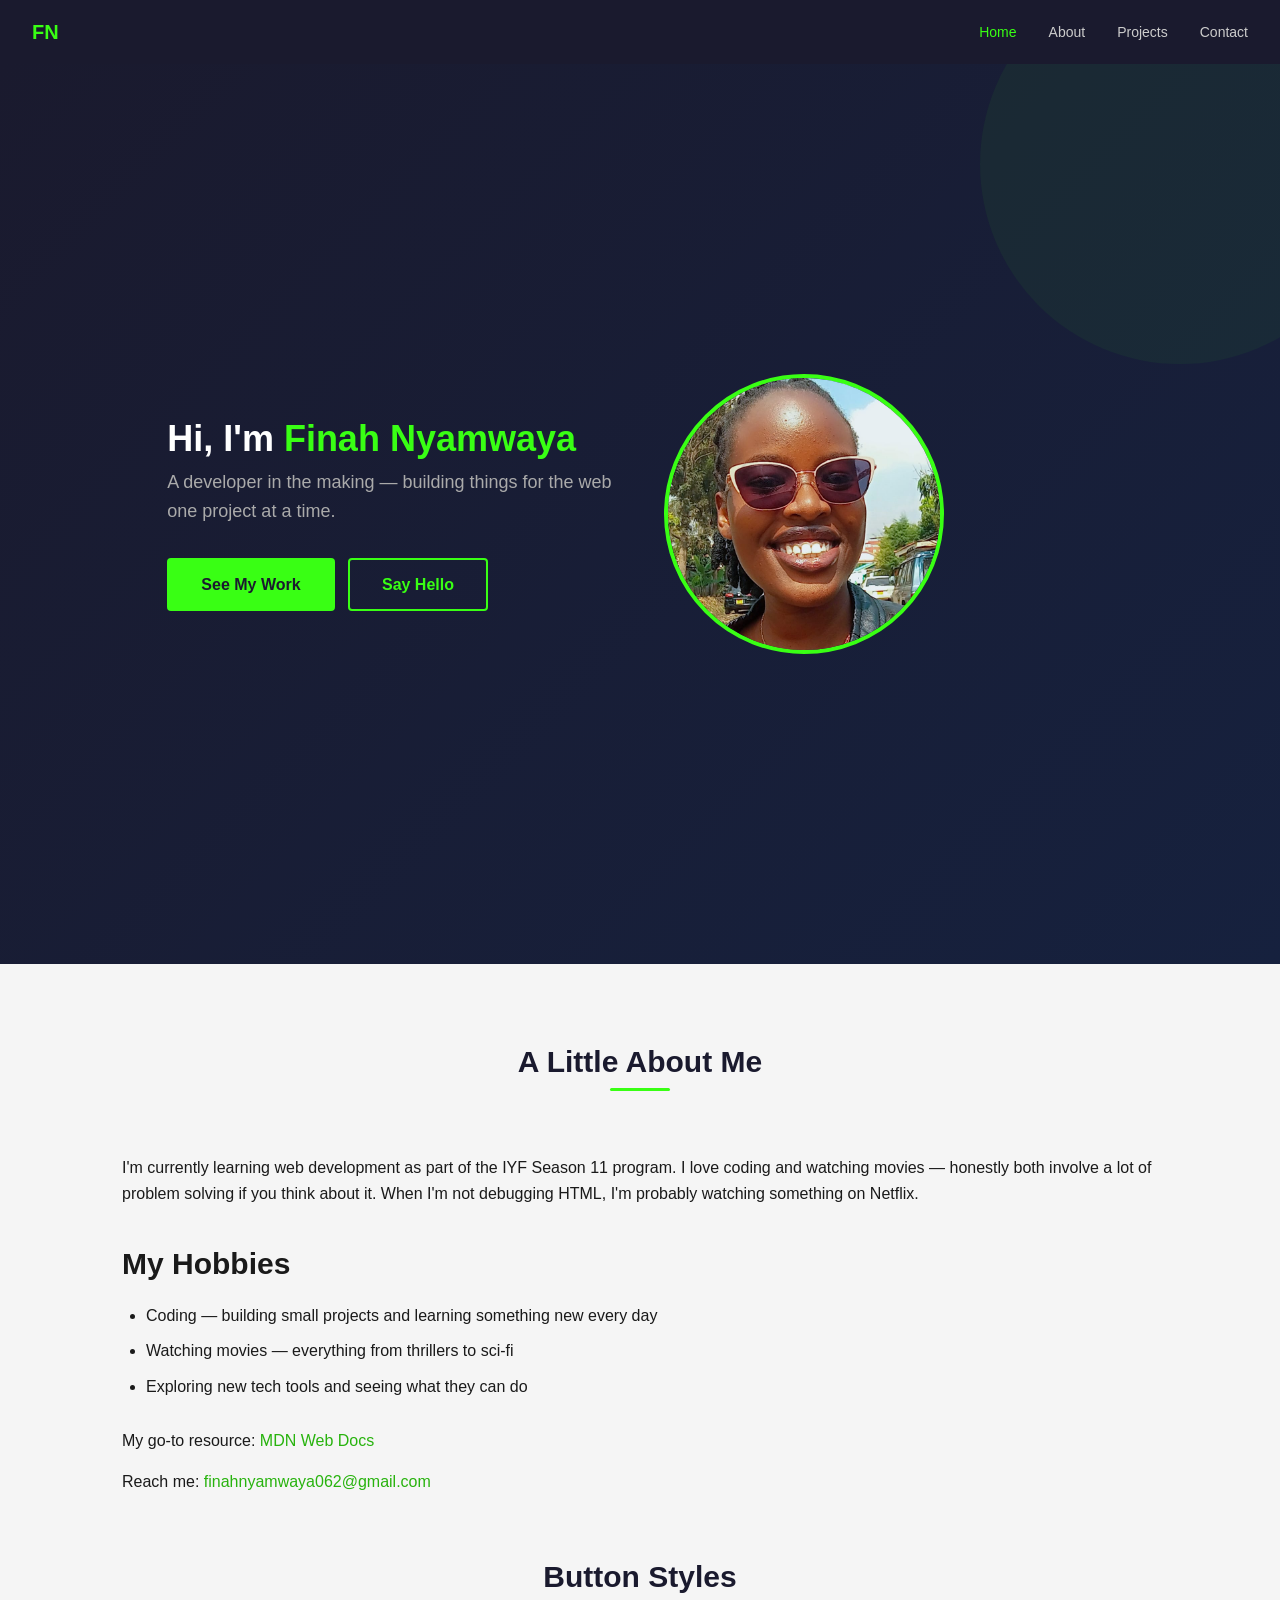
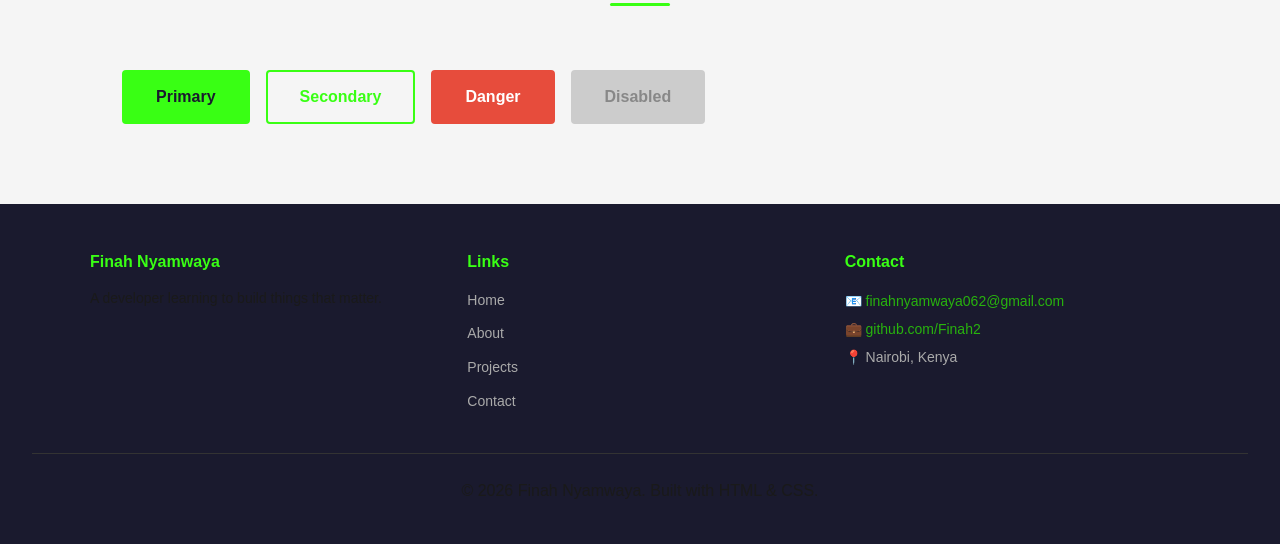
<file: index.html>
<!DOCTYPE html>
<html lang="en">
<head>
  <meta charset="UTF-8">
  <meta name="viewport" content="width=device-width, initial-scale=1.0">
  <title>Finah Nyamwaya — Portfolio</title>
  <link rel="stylesheet" href="styles.css">
</head>
<body>

<nav>
  <div class="logo">FN</div>
  <ul class="nav-links" id="navLinks">
    <li><a href="index.html" class="active">Home</a></li>
    <li><a href="about.html">About</a></li>
    <li><a href="projects.html">Projects</a></li>
    <li><a href="contact.html">Contact</a></li>
  </ul>
  <button class="hamburger" onclick="document.getElementById('navLinks').classList.toggle('open')" aria-label="Toggle menu">
    <span></span><span></span><span></span>
  </button>
</nav>

<section class="hero">
  <div class="hero-inner">
    <div class="hero-text">
      <h1>Hi, I'm <span>Finah Nyamwaya</span></h1>
      <p>A developer in the making — building things for the web one project at a time.</p>
      <a href="projects.html" class="btn btn-primary">See My Work</a>
      &nbsp;
      <a href="contact.html" class="btn btn-secondary">Say Hello</a>
    </div>
    <div class="hero-image">
      <img src="profile.jpeg" alt="Photo of Finah Nyamwaya">
    </div>
  </div>
</section>

<main class="section">
  <div class="section-title">
    <h2>A Little About Me</h2>
  </div>
  <p>I'm currently learning web development as part of the IYF Season 11 program. I love coding and watching movies — honestly both involve a lot of problem solving if you think about it. When I'm not debugging HTML, I'm probably watching something on Netflix.</p>

  <h2 style="margin-top:2.5rem; margin-bottom:1rem;">My Hobbies</h2>
  <ul style="padding-left:1.5rem; line-height:2.2;">
    <li>Coding — building small projects and learning something new every day</li>
    <li>Watching movies — everything from thrillers to sci-fi</li>
    <li>Exploring new tech tools and seeing what they can do</li>
  </ul>

  <p style="margin-top:1.5rem;">My go-to resource: <a href="https://developer.mozilla.org" target="_blank">MDN Web Docs</a></p>
  <p>Reach me: <a href="mailto:finahnyamwaya062@gmail.com">finahnyamwaya062@gmail.com</a></p>

  <div class="section-title" style="margin-top:4rem;">
    <h2>Button Styles</h2>
  </div>
  <div style="display:flex; flex-wrap:wrap; gap:1rem; align-items:center;">
    <a href="#" class="btn btn-primary">Primary</a>
    <a href="#" class="btn btn-secondary">Secondary</a>
    <a href="#" class="btn btn-danger">Danger</a>
    <a href="#" class="btn btn-disabled" onclick="return false;">Disabled</a>
  </div>
</main>

<footer class="footer">
  <div class="footer-grid">
    <div class="footer-col">
      <h4>Finah Nyamwaya</h4>
      <p>A developer learning to build things that matter.</p>
    </div>
    <div class="footer-col">
      <h4>Links</h4>
      <ul>
        <li><a href="index.html">Home</a></li>
        <li><a href="about.html">About</a></li>
        <li><a href="projects.html">Projects</a></li>
        <li><a href="contact.html">Contact</a></li>
      </ul>
    </div>
    <div class="footer-col">
      <h4>Contact</h4>
      <address style="font-style:normal; font-size:0.875rem; line-height:2; color:#aaa;">
        📧 <a href="mailto:finahnyamwaya062@gmail.com">finahnyamwaya062@gmail.com</a><br>
        💼 <a href="https://github.com/Finah2" target="_blank">github.com/Finah2</a><br>
        📍 Nairobi, Kenya
      </address>
    </div>
  </div>
  <div class="footer-bottom">
    <p>&copy; 2026 Finah Nyamwaya. Built with HTML & CSS.</p>
  </div>
</footer>

</body>
</html>
</file>
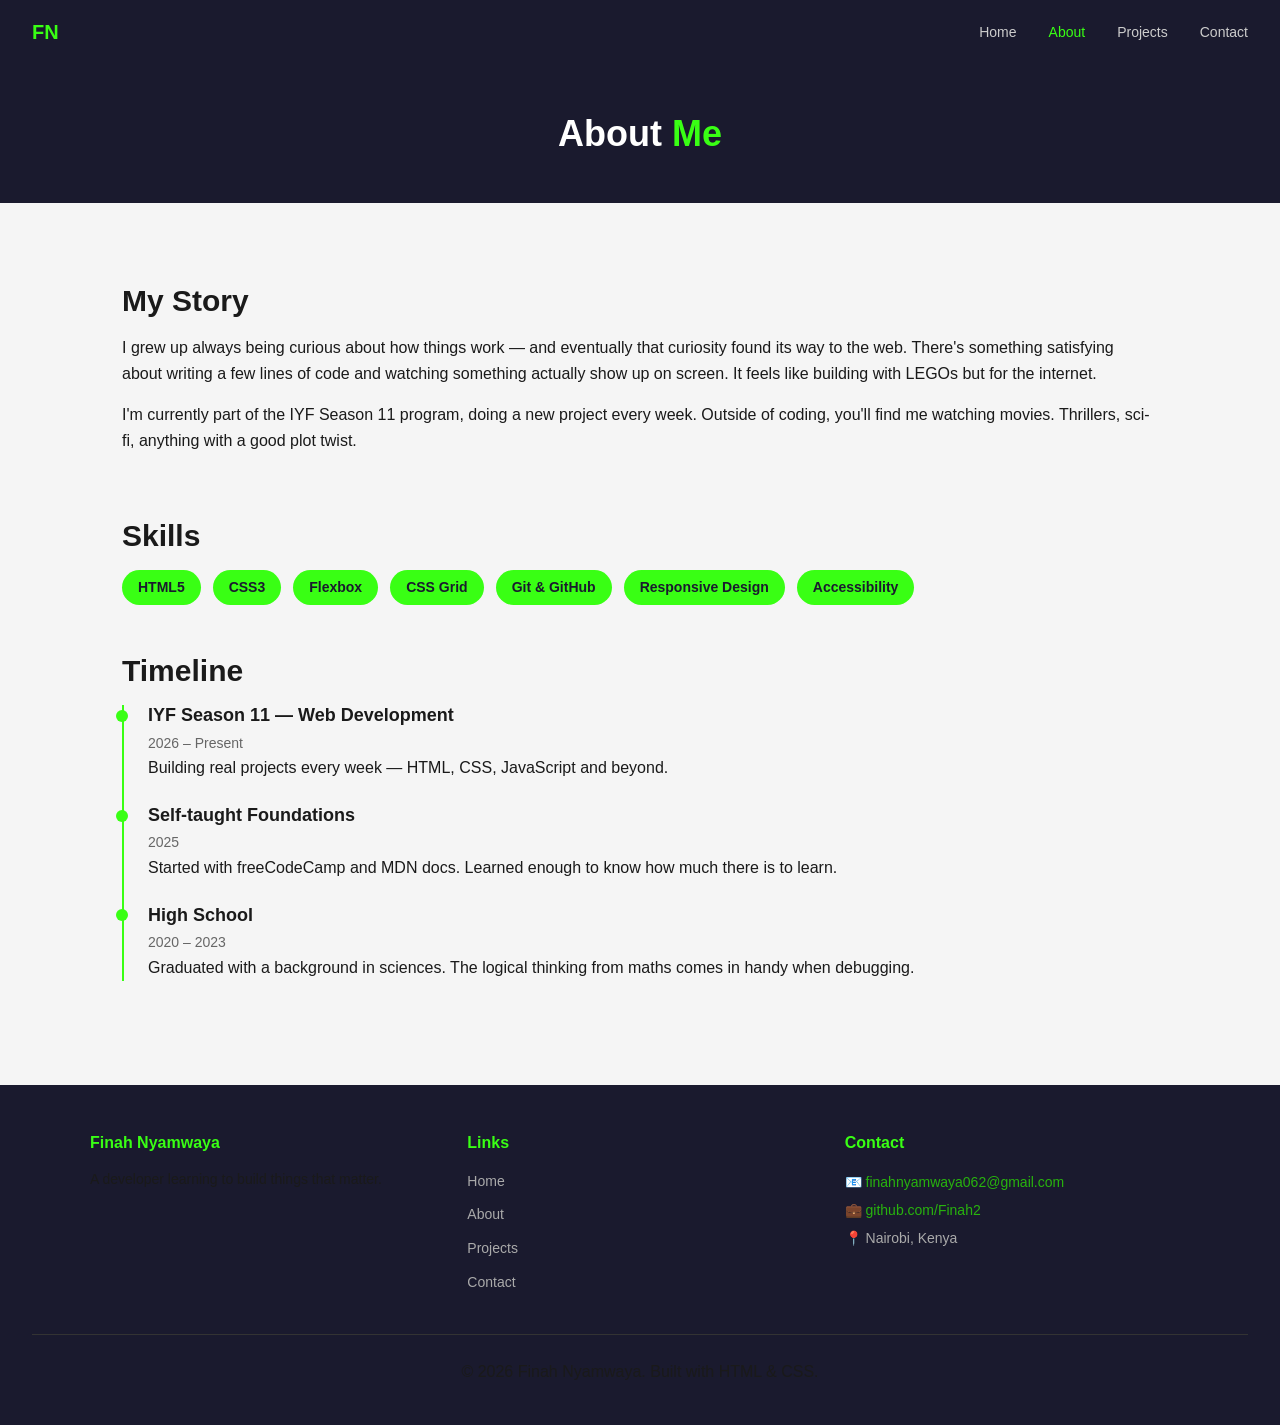
<file: about.html>
<!DOCTYPE html>
<html lang="en">
<head>
  <meta charset="UTF-8">
  <meta name="viewport" content="width=device-width, initial-scale=1.0">
  <title>About — Finah Nyamwaya</title>
  <link rel="stylesheet" href="styles.css">
</head>
<body>

<nav>
  <div class="logo">FN</div>
  <ul class="nav-links" id="navLinks">
    <li><a href="index.html">Home</a></li>
    <li><a href="about.html" class="active">About</a></li>
    <li><a href="projects.html">Projects</a></li>
    <li><a href="contact.html">Contact</a></li>
  </ul>
  <button class="hamburger" onclick="document.getElementById('navLinks').classList.toggle('open')" aria-label="Toggle menu">
    <span></span><span></span><span></span>
  </button>
</nav>

<div class="page-title">
  <h1>About <span>Me</span></h1>
</div>

<main class="section">
  <div style="display:grid; grid-template-columns:1fr; gap:3rem;">

    <div>
      <h2 style="margin-bottom:1rem;">My Story</h2>
      <p>I grew up always being curious about how things work — and eventually that curiosity found its way to the web. There's something satisfying about writing a few lines of code and watching something actually show up on screen. It feels like building with LEGOs but for the internet.</p>
      <p>I'm currently part of the IYF Season 11 program, doing a new project every week. Outside of coding, you'll find me watching movies. Thrillers, sci-fi, anything with a good plot twist.</p>
    </div>

    <div>
      <h2 style="margin-bottom:1rem;">Skills</h2>
      <div class="skills">
        <span class="skill-tag">HTML5</span>
        <span class="skill-tag">CSS3</span>
        <span class="skill-tag">Flexbox</span>
        <span class="skill-tag">CSS Grid</span>
        <span class="skill-tag">Git & GitHub</span>
        <span class="skill-tag">Responsive Design</span>
        <span class="skill-tag">Accessibility</span>
      </div>
    </div>

    <div>
      <h2 style="margin-bottom:1rem;">Timeline</h2>
      <div class="timeline">
        <div class="timeline-item">
          <h3>IYF Season 11 — Web Development</h3>
          <span>2026 – Present</span>
          <p>Building real projects every week — HTML, CSS, JavaScript and beyond.</p>
        </div>
        <div class="timeline-item">
          <h3>Self-taught Foundations</h3>
          <span>2025</span>
          <p>Started with freeCodeCamp and MDN docs. Learned enough to know how much there is to learn.</p>
        </div>
        <div class="timeline-item">
          <h3>High School</h3>
          <span>2020 – 2023</span>
          <p>Graduated with a background in sciences. The logical thinking from maths comes in handy when debugging.</p>
        </div>
      </div>
    </div>

  </div>
</main>

<footer class="footer">
  <div class="footer-grid">
    <div class="footer-col">
      <h4>Finah Nyamwaya</h4>
      <p>A developer learning to build things that matter.</p>
    </div>
    <div class="footer-col">
      <h4>Links</h4>
      <ul>
        <li><a href="index.html">Home</a></li>
        <li><a href="about.html">About</a></li>
        <li><a href="projects.html">Projects</a></li>
        <li><a href="contact.html">Contact</a></li>
      </ul>
    </div>
    <div class="footer-col">
      <h4>Contact</h4>
      <address style="font-style:normal; font-size:0.875rem; line-height:2; color:#aaa;">
        📧 <a href="mailto:finahnyamwaya062@gmail.com">finahnyamwaya062@gmail.com</a><br>
        💼 <a href="https://github.com/Finah2" target="_blank">github.com/Finah2</a><br>
        📍 Nairobi, Kenya
      </address>
    </div>
  </div>
  <div class="footer-bottom">
    <p>&copy; 2026 Finah Nyamwaya. Built with HTML & CSS.</p>
  </div>
</footer>

</body>
</html>
</file>
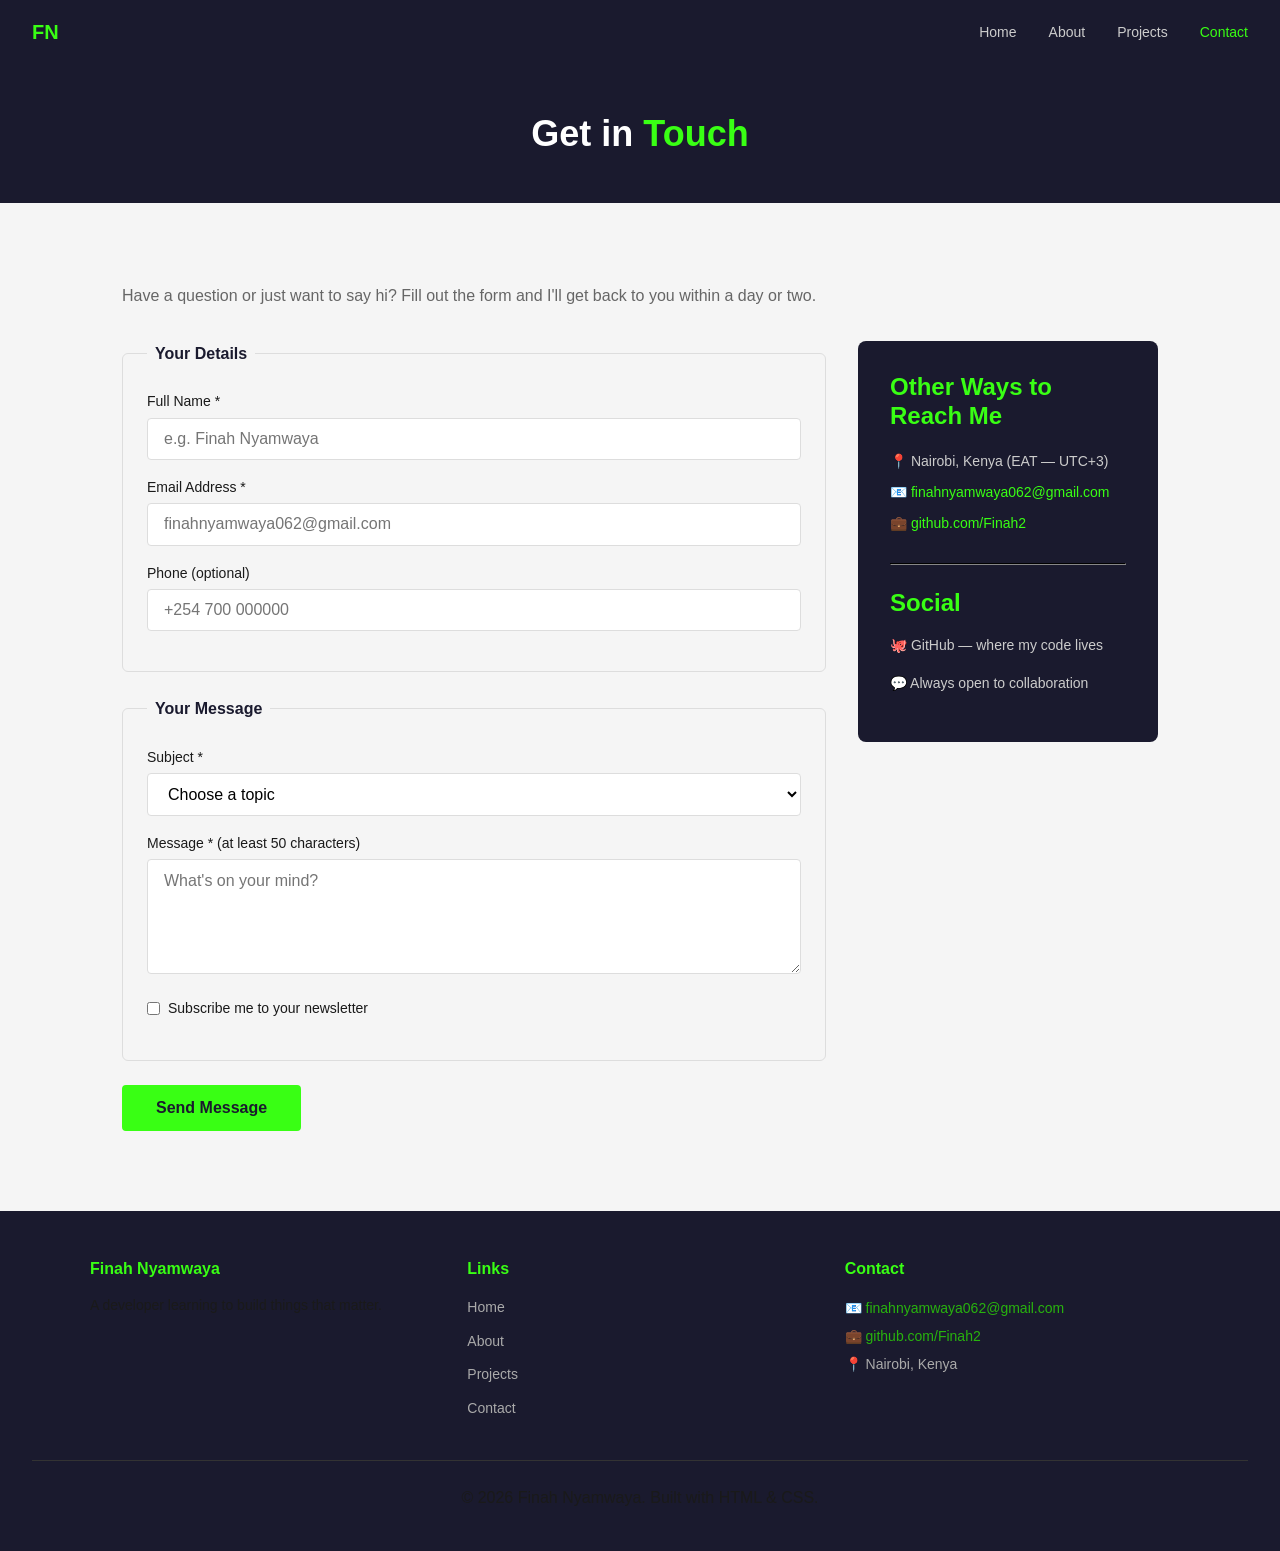
<file: contact.html>
<!DOCTYPE html>
<html lang="en">
<head>
  <meta charset="UTF-8">
  <meta name="viewport" content="width=device-width, initial-scale=1.0">
  <title>Contact — Finah Nyamwaya</title>
  <link rel="stylesheet" href="styles.css">
</head>
<body>

<nav>
  <div class="logo">FN</div>
  <ul class="nav-links" id="navLinks">
    <li><a href="index.html">Home</a></li>
    <li><a href="about.html">About</a></li>
    <li><a href="projects.html">Projects</a></li>
    <li><a href="contact.html" class="active">Contact</a></li>
  </ul>
  <button class="hamburger" onclick="document.getElementById('navLinks').classList.toggle('open')" aria-label="Toggle menu">
    <span></span><span></span><span></span>
  </button>
</nav>

<div class="page-title">
  <h1>Get in <span>Touch</span></h1>
</div>

<main class="section">
  <p style="margin-bottom:2rem; color:var(--color-muted);">Have a question or just want to say hi? Fill out the form and I'll get back to you within a day or two.</p>

  <div class="form-wrapper">
    <form action="#" method="post">
      <fieldset>
        <legend>Your Details</legend>
        <label for="fullname">Full Name *</label>
        <input type="text" id="fullname" name="fullname" placeholder="e.g. Finah Nyamwaya" required>

        <label for="email">Email Address *</label>
        <input type="email" id="email" name="email" placeholder="finahnyamwaya062@gmail.com" required>

        <label for="phone">Phone (optional)</label>
        <input type="tel" id="phone" name="phone" placeholder="+254 700 000000">
      </fieldset>

      <fieldset>
        <legend>Your Message</legend>
        <label for="subject">Subject *</label>
        <select id="subject" name="subject" required>
          <option value="" disabled selected>Choose a topic</option>
          <option value="collaboration">Collaboration</option>
          <option value="feedback">Feedback on my work</option>
          <option value="general">General question</option>
        </select>

        <label for="message">Message * (at least 50 characters)</label>
        <textarea id="message" name="message" rows="5" minlength="50" placeholder="What's on your mind?" required></textarea>

        <div class="checkbox-row">
          <input type="checkbox" id="newsletter" name="newsletter">
          <label for="newsletter" style="margin:0;">Subscribe me to your newsletter</label>
        </div>
      </fieldset>

      <button type="submit" class="btn btn-primary">Send Message</button>
    </form>

    <aside class="form-sidebar">
      <h3>Other Ways to Reach Me</h3>
      <address>
        📍 Nairobi, Kenya (EAT — UTC+3)<br>
        📧 <a href="mailto:finahnyamwaya062@gmail.com">finahnyamwaya062@gmail.com</a><br>
        💼 <a href="https://github.com/Finah2" target="_blank">github.com/Finah2</a>
      </address>
      <hr style="border-color:#333; margin:1.5rem 0;">
      <h3>Social</h3>
      <p>🐙 GitHub — where my code lives</p>
      <p>💬 Always open to collaboration</p>
    </aside>
  </div>
</main>

<footer class="footer">
  <div class="footer-grid">
    <div class="footer-col">
      <h4>Finah Nyamwaya</h4>
      <p>A developer learning to build things that matter.</p>
    </div>
    <div class="footer-col">
      <h4>Links</h4>
      <ul>
        <li><a href="index.html">Home</a></li>
        <li><a href="about.html">About</a></li>
        <li><a href="projects.html">Projects</a></li>
        <li><a href="contact.html">Contact</a></li>
      </ul>
    </div>
    <div class="footer-col">
      <h4>Contact</h4>
      <address style="font-style:normal; font-size:0.875rem; line-height:2; color:#aaa;">
        📧 <a href="mailto:finahnyamwaya062@gmail.com">finahnyamwaya062@gmail.com</a><br>
        💼 <a href="https://github.com/Finah2" target="_blank">github.com/Finah2</a><br>
        📍 Nairobi, Kenya
      </address>
    </div>
  </div>
  <div class="footer-bottom">
    <p>&copy; 2026 Finah Nyamwaya. Built with HTML & CSS.</p>
  </div>
</footer>

</body>
</html>
</file>
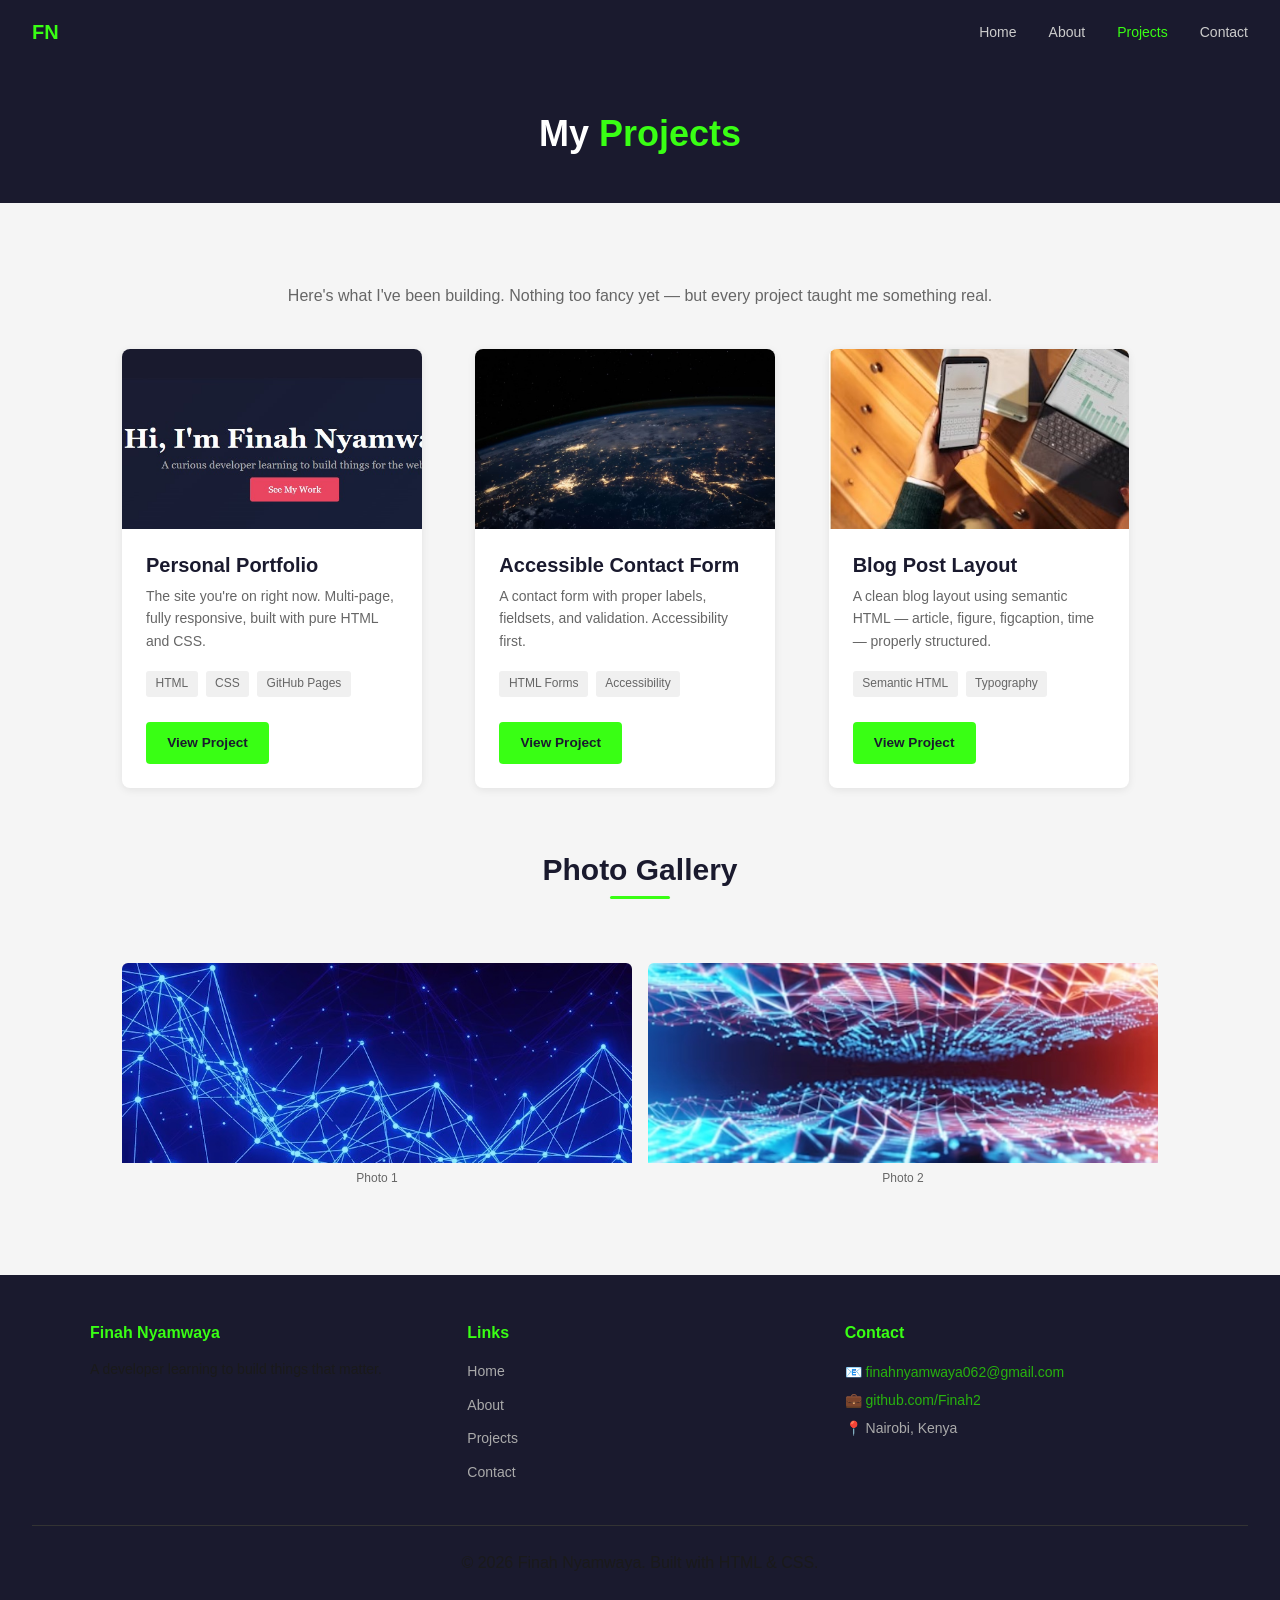
<file: projects.html>
<!DOCTYPE html>
<html lang="en">
<head>
  <meta charset="UTF-8">
  <meta name="viewport" content="width=device-width, initial-scale=1.0">
  <title>Projects — Finah Nyamwaya</title>
  <link rel="stylesheet" href="styles.css">
</head>
<body>
 
<nav>
  <div class="logo">FN</div>
  <ul class="nav-links" id="navLinks">
    <li><a href="index.html">Home</a></li>
    <li><a href="about.html">About</a></li>
    <li><a href="projects.html" class="active">Projects</a></li>
    <li><a href="contact.html">Contact</a></li>
  </ul>
  <button class="hamburger" onclick="document.getElementById('navLinks').classList.toggle('open')" aria-label="Toggle menu">
    <span></span><span></span><span></span>
  </button>
</nav>
 
<div class="page-title">
  <h1>My <span>Projects</span></h1>
</div>
 
<main class="section">
  <p style="text-align:center; color:var(--color-muted); margin-bottom:2.5rem;">Here's what I've been building. Nothing too fancy yet — but every project taught me something real.</p>
 
  <div class="projects-grid">
 
    <article class="card">
      <img src="portfolio.jpeg" alt="Personal portfolio website">
      <div class="card-body">
        <h3>Personal Portfolio</h3>
        <p>The site you're on right now. Multi-page, fully responsive, built with pure HTML and CSS.</p>
        <span class="tag">HTML</span>
        <span class="tag">CSS</span>
        <span class="tag">GitHub Pages</span>
        <br><br>
        <a href="#" class="btn btn-primary" style="font-size:0.85rem; padding:0.5rem 1.2rem;">View Project</a>
      </div>
    </article>
 
    <article class="card">
      <img src="photo3.jpeg" alt="Accessible contact form">
      <div class="card-body">
        <h3>Accessible Contact Form</h3>
        <p>A contact form with proper labels, fieldsets, and validation. Accessibility first.</p>
        <span class="tag">HTML Forms</span>
        <span class="tag">Accessibility</span>
        <br><br>
        <a href="#" class="btn btn-primary" style="font-size:0.85rem; padding:0.5rem 1.2rem;">View Project</a>
      </div>
    </article>
 
    <article class="card">
      <img src="blog.jpeg" alt="Blog layout">
      <div class="card-body">
        <h3>Blog Post Layout</h3>
        <p>A clean blog layout using semantic HTML — article, figure, figcaption, time — properly structured.</p>
        <span class="tag">Semantic HTML</span>
        <span class="tag">Typography</span>
        <br><br>
        <a href="#" class="btn btn-primary" style="font-size:0.85rem; padding:0.5rem 1.2rem;">View Project</a>
      </div>
    </article>
 
  </div>
 
  <!-- Photo Gallery — 2 real images -->
  <div class="section-title" style="margin-top:4rem;">
    <h2>Photo Gallery</h2>
  </div>
 
  <div style="display:grid; grid-template-columns: repeat(auto-fit, minmax(260px, 1fr)); gap:1rem;">
 
    <figure style="overflow:hidden; border-radius:6px;">
      <img src="photo1.jpeg" alt="My first photo" style="width:100%; height:200px; object-fit:cover;">
      <figcaption style="font-size:0.75rem; color:#666; text-align:center; padding:0.4rem 0;">Photo 1</figcaption>
    </figure>
 
    <figure style="overflow:hidden; border-radius:6px;">
      <img src="photo2.jpeg" alt="My second photo" style="width:100%; height:200px; object-fit:cover;">
      <figcaption style="font-size:0.75rem; color:#666; text-align:center; padding:0.4rem 0;">Photo 2</figcaption>
    </figure>
 
  </div>
 
</main>
 
<footer class="footer">
  <div class="footer-grid">
    <div class="footer-col">
      <h4>Finah Nyamwaya</h4>
      <p>A developer learning to build things that matter.</p>
    </div>
    <div class="footer-col">
      <h4>Links</h4>
      <ul>
        <li><a href="index.html">Home</a></li>
        <li><a href="about.html">About</a></li>
        <li><a href="projects.html">Projects</a></li>
        <li><a href="contact.html">Contact</a></li>
      </ul>
    </div>
    <div class="footer-col">
      <h4>Contact</h4>
      <address style="font-style:normal; font-size:0.875rem; line-height:2; color:#aaa;">
        📧 <a href="mailto:finahnyamwaya062@gmail.com">finahnyamwaya062@gmail.com</a><br>
        💼 <a href="https://github.com/Finah2" target="_blank">github.com/Finah2</a><br>
        📍 Nairobi, Kenya
      </address>
    </div>
  </div>
  <div class="footer-bottom">
    <p>&copy; 2026 Finah Nyamwaya. Built with HTML & CSS.</p>
  </div>
</footer>
 
</body>
</html>
</file>
<file: styles.css>
/* ================================
   RESET
================================ */
* {
    margin: 0;
    padding: 0;
    box-sizing: border-box;
}

/* ================================
   GOOGLE FONTS
================================ */
@import url('https://fonts.googleapis.com/css2?family=Poppins:wght@400;600;700&family=Open+Sans:wght@400;500&display=swap');

/* ================================
   CSS VARIABLES — TYPOGRAPHY
================================ */
:root {
    --font-xs:   0.75rem;    /* 12px */
    --font-sm:   0.875rem;   /* 14px */
    --font-base: 1rem;       /* 16px */
    --font-lg:   1.125rem;   /* 18px */
    --font-xl:   1.25rem;    /* 20px */
    --font-2xl:  1.5rem;     /* 24px */
    --font-3xl:  1.875rem;   /* 30px */
    --font-4xl:  2.25rem;    /* 36px */
}

/* ================================
   CSS VARIABLES — COLORS
================================ */
:root {
    --color-primary:       #39ff14;   /* luminous green */
    --color-primary-light: #7fff5c;
    --color-primary-dark:  #28b30e;
    --color-secondary:     #1a1a2e;   /* deep navy */
    --color-background:    #f5f5f5;
    --color-text:          #1a1a1a;
    --color-muted:         #666666;
}

/* ================================
   BASE STYLES
================================ */
body {
    font-family: 'Open Sans', sans-serif;
    font-size: var(--font-base);
    line-height: 1.6;
    color: var(--color-text);
    background: var(--color-background);
}

h1, h2, h3, h4, h5, h6 {
    font-family: 'Poppins', sans-serif;
    font-weight: 700;
    line-height: 1.2;
    margin-bottom: 1rem;
}

h1 { font-size: var(--font-4xl); }
h2 { font-size: var(--font-3xl); }
h3 { font-size: var(--font-2xl); }

p {
    font-size: var(--font-base);
    margin-bottom: 1rem;
    color: var(--color-text);
}

small { font-size: var(--font-sm); }

a {
    color: var(--color-primary-dark);
    text-decoration: none;
    transition: color 0.3s ease;
}

a:hover { color: var(--color-primary); }

a:focus, button:focus {
    outline: 2px solid var(--color-primary);
    outline-offset: 2px;
}

img {
    max-width: 100%;
    display: block;
}

/* ================================
   NAVIGATION — FLEXBOX
================================ */
nav {
    background: var(--color-secondary);
    padding: 1rem 2rem;
    display: flex;
    justify-content: space-between;
    align-items: center;
    position: sticky;
    top: 0;
    z-index: 100;
}

.logo {
    color: var(--color-primary);
    font-family: 'Poppins', sans-serif;
    font-size: var(--font-xl);
    font-weight: 700;
}

.nav-links {
    list-style: none;
    display: flex;
    gap: 2rem;
}

.nav-links a {
    color: #ccc;
    font-size: var(--font-sm);
    font-weight: 500;
    transition: color 0.3s ease;
}

.nav-links a:hover,
.nav-links a.active {
    color: var(--color-primary);
}

/* Mobile hamburger */
.hamburger {
    display: none;
    flex-direction: column;
    gap: 5px;
    cursor: pointer;
    background: none;
    border: none;
    padding: 4px;
}

.hamburger span {
    display: block;
    width: 25px;
    height: 2px;
    background: #fff;
    transition: all 0.3s ease;
}

/* ================================
   HERO SECTION
================================ */
.hero {
    min-height: 100vh;
    background: linear-gradient(135deg, var(--color-secondary), #16213e);
    display: flex;
    align-items: center;
    justify-content: center;
    text-align: center;
    padding: 2rem;
    position: relative;
    overflow: hidden;
}

.hero::before {
    content: '';
    position: absolute;
    width: 400px;
    height: 400px;
    background: var(--color-primary);
    opacity: 0.05;
    border-radius: 50%;
    top: -100px;
    right: -100px;
}

.hero-content { max-width: 700px; }

.hero h1 {
    color: #fff;
    font-size: clamp(2rem, 6vw, var(--font-4xl));
    margin-bottom: 0.5rem;
}

.hero h1 span { color: var(--color-primary); }

.hero p {
    color: #aaa;
    font-size: var(--font-lg);
    margin-bottom: 2rem;
}

/* ================================
   BUTTONS
================================ */
.btn {
    display: inline-block;
    padding: 0.75rem 2rem;
    border-radius: 4px;
    font-size: var(--font-base);
    font-weight: 600;
    cursor: pointer;
    transition: all 0.3s ease;
    border: 2px solid transparent;
    font-family: 'Poppins', sans-serif;
}

.btn-primary {
    background: var(--color-primary);
    color: var(--color-secondary);
    border-color: var(--color-primary);
}

.btn-primary:hover {
    background: var(--color-primary-dark);
    border-color: var(--color-primary-dark);
    color: #fff;
    transform: translateY(-2px);
    box-shadow: 0 4px 12px rgba(57, 255, 20, 0.3);
}

.btn-secondary {
    background: transparent;
    color: var(--color-primary);
    border-color: var(--color-primary);
}

.btn-secondary:hover {
    background: var(--color-primary);
    color: var(--color-secondary);
    transform: translateY(-2px);
}

.btn-danger {
    background: #e74c3c;
    color: #fff;
    border-color: #e74c3c;
}

.btn-danger:hover {
    background: #c0392b;
    border-color: #c0392b;
    transform: translateY(-2px);
}

.btn-disabled {
    background: #ccc;
    color: #888;
    border-color: #ccc;
    cursor: not-allowed;
}

/* ================================
   SECTIONS
================================ */
.section {
    padding: 4rem 1.5rem;
    max-width: 1100px;
    margin: 0 auto;
}

.section-title {
    text-align: center;
    margin-bottom: 3rem;
}

.section-title h2 {
    color: var(--color-secondary);
    position: relative;
    display: inline-block;
}

.section-title h2::after {
    content: '';
    display: block;
    width: 60px;
    height: 3px;
    background: var(--color-primary);
    margin: 0.5rem auto 0;
    border-radius: 2px;
}

/* ================================
   CARDS — FLEXBOX ROW
================================ */
.cards-row {
    display: flex;
    gap: 1.5rem;
    flex-wrap: wrap;
}

.card {
    background: #fff;
    border-radius: 8px;
    overflow: hidden;
    box-shadow: 0 2px 8px rgba(0,0,0,0.08);
    transition: box-shadow 0.3s ease, transform 0.3s ease;
    flex: 1;
    min-width: 260px;
    width: 300px;
}

.card:hover {
    box-shadow: 0 10px 20px rgba(0,0,0,0.12);
    transform: translateY(-4px);
}

.card img {
    width: 100%;
    height: 180px;
    object-fit: cover;
}

.card-body {
    padding: 1.5rem;
}

.card-body h3 {
    font-size: var(--font-xl);
    margin-bottom: 0.5rem;
    color: var(--color-secondary);
}

.card-body p {
    font-size: var(--font-sm);
    color: var(--color-muted);
    margin-bottom: 1rem;
}

.tag {
    display: inline-block;
    background: #f0f0f0;
    color: var(--color-muted);
    font-size: var(--font-xs);
    padding: 0.2rem 0.6rem;
    border-radius: 3px;
    margin: 0.2rem 0.2rem 0 0;
}

/* ================================
   PROJECTS GRID
================================ */
.projects-grid {
    display: grid;
    grid-template-columns: 1fr;
    gap: 1.5rem;
}

/* ================================
   PHOTO GALLERY GRID
================================ */
.gallery {
    display: grid;
    grid-template-columns: repeat(3, 1fr);
    gap: 1rem;
}

.gallery figure {
    overflow: hidden;
    border-radius: 6px;
}

.gallery img {
    width: 100%;
    height: 200px;
    object-fit: cover;
    transition: transform 0.3s ease;
}

.gallery img:hover { transform: scale(1.05); }

.gallery figcaption {
    font-size: var(--font-xs);
    color: var(--color-muted);
    padding: 0.4rem 0;
    text-align: center;
}

/* ================================
   MAGAZINE LAYOUT GRID
================================ */
.magazine {
    display: grid;
    grid-template-columns: 250px 1fr;
    grid-template-rows: auto 1fr auto;
    gap: 1.5rem;
}

.mag-header {
    grid-column: 1 / -1;
    background: var(--color-secondary);
    color: #fff;
    padding: 1.5rem;
    border-radius: 6px;
}

.mag-sidebar {
    background: #fff;
    padding: 1.5rem;
    border-radius: 6px;
    box-shadow: 0 2px 8px rgba(0,0,0,0.06);
}

.mag-main {
    background: #fff;
    padding: 1.5rem;
    border-radius: 6px;
    box-shadow: 0 2px 8px rgba(0,0,0,0.06);
}

.mag-footer {
    grid-column: 1 / -1;
    background: var(--color-secondary);
    color: #aaa;
    padding: 1rem 1.5rem;
    border-radius: 6px;
    text-align: center;
}

/* ================================
   HERO SECTION — DESKTOP SPLIT
================================ */
.hero-inner {
    display: flex;
    align-items: center;
    gap: 3rem;
    max-width: 1000px;
    margin: 0 auto;
    text-align: left;
}

.hero-text { flex: 1; }
.hero-image { flex: 1; display: none; }

.hero-image img {
    border-radius: 50%;
    border: 4px solid var(--color-primary);
    width: 280px;
    height: 280px;
    object-fit: cover;
}

/* ================================
   SKILLS SECTION
================================ */
.skills {
    display: flex;
    flex-wrap: wrap;
    gap: 0.75rem;
    margin-top: 1rem;
}

.skill-tag {
    background: var(--color-primary);
    color: var(--color-secondary);
    padding: 0.4rem 1rem;
    border-radius: 20px;
    font-size: var(--font-sm);
    font-weight: 600;
}

/* ================================
   TIMELINE
================================ */
.timeline {
    border-left: 2px solid var(--color-primary);
    padding-left: 1.5rem;
    margin-top: 1rem;
}

.timeline-item {
    margin-bottom: 1.5rem;
    position: relative;
}

.timeline-item::before {
    content: '';
    width: 12px;
    height: 12px;
    background: var(--color-primary);
    border-radius: 50%;
    position: absolute;
    left: -2rem;
    top: 0.3rem;
}

.timeline-item h3 { font-size: var(--font-lg); margin-bottom: 0.2rem; }
.timeline-item span { font-size: var(--font-sm); color: var(--color-muted); }

/* ================================
   FORM STYLES
================================ */
.form-wrapper {
    display: grid;
    grid-template-columns: 1fr;
    gap: 2rem;
}

fieldset {
    border: 1px solid #ddd;
    border-radius: 6px;
    padding: 1.5rem;
    margin-bottom: 1.5rem;
}

legend {
    font-weight: 600;
    padding: 0 0.5rem;
    color: var(--color-secondary);
    font-family: 'Poppins', sans-serif;
}

label {
    display: block;
    margin-bottom: 0.3rem;
    font-size: var(--font-sm);
    font-weight: 500;
}

input, select, textarea {
    width: 100%;
    padding: 0.7rem 1rem;
    border: 1px solid #ddd;
    border-radius: 4px;
    font-size: var(--font-base);
    font-family: 'Open Sans', sans-serif;
    margin-bottom: 1rem;
    background: #fff;
    transition: border-color 0.3s ease, outline 0.3s ease;
}

input:focus, select:focus, textarea:focus {
    outline: 2px solid var(--color-primary);
    border-color: var(--color-primary);
}

input:invalid:not(:placeholder-shown) {
    border-color: #e74c3c;
}

.checkbox-row {
    display: flex;
    align-items: center;
    gap: 0.5rem;
    margin-bottom: 1rem;
}

.checkbox-row input { width: auto; margin: 0; }

.form-sidebar {
    background: var(--color-secondary);
    color: #fff;
    padding: 2rem;
    border-radius: 8px;
    align-self: start;
}

.form-sidebar h3 { color: var(--color-primary); margin-bottom: 1rem; }
.form-sidebar p { color: #ccc; font-size: var(--font-sm); }
.form-sidebar address { font-style: normal; line-height: 2.2; color: #ccc; font-size: var(--font-sm); }
.form-sidebar a { color: var(--color-primary); }

/* ================================
   HERO SECTION
================================ */
.page-title {
    background: var(--color-secondary);
    color: #fff;
    padding: 3rem 2rem;
    text-align: center;
}

.page-title h1 { color: #fff; margin: 0; }
.page-title h1 span { color: var(--color-primary); }

/* ================================
   FOOTER — FLEXBOX MULTI-COLUMN
================================ */
.footer {
    background: var(--color-secondary);
    color: #aaa;
    padding: 3rem 2rem 1.5rem;
}

.footer-grid {
    display: flex;
    gap: 2rem;
    flex-wrap: wrap;
    max-width: 1100px;
    margin: 0 auto 2rem;
}

.footer-col { flex: 1; min-width: 150px; }

.footer-col h4 {
    color: var(--color-primary);
    font-size: var(--font-base);
    margin-bottom: 1rem;
}

.footer-col ul { list-style: none; }
.footer-col ul li { margin-bottom: 0.5rem; }
.footer-col ul a { color: #aaa; font-size: var(--font-sm); transition: color 0.3s ease; }
.footer-col ul a:hover { color: var(--color-primary); }
.footer-col p { font-size: var(--font-sm); }

.footer-bottom {
    text-align: center;
    padding-top: 1.5rem;
    border-top: 1px solid #333;
    font-size: var(--font-sm);
}

/* ================================
   RESPONSIVE — TABLET
================================ */
@media (min-width: 768px) {
    .projects-grid {
        grid-template-columns: repeat(2, 1fr);
    }

    .form-wrapper {
        grid-template-columns: 1fr 300px;
    }

    .hero-image { display: block; }

    .nav-links { display: flex; }
}

/* ================================
   RESPONSIVE — DESKTOP
================================ */
@media (min-width: 1024px) {
    .projects-grid {
        grid-template-columns: repeat(3, 1fr);
    }

    .section { padding: 5rem 2rem; }
}

/* ================================
   RESPONSIVE — MOBILE NAV
================================ */
@media (max-width: 767px) {
    .hamburger { display: flex; }

    .nav-links {
        display: none;
        position: absolute;
        top: 100%;
        left: 0;
        right: 0;
        background: var(--color-secondary);
        flex-direction: column;
        padding: 1rem 2rem;
        gap: 1rem;
    }

    .nav-links.open { display: flex; }

    .gallery {
        grid-template-columns: repeat(2, 1fr);
    }

    .magazine {
        grid-template-columns: 1fr;
    }

    .mag-header, .mag-footer { grid-column: 1; }

    .hero { text-align: center; }
    .hero-inner { flex-direction: column; text-align: center; }
}

@media (max-width: 480px) {
    .gallery { grid-template-columns: 1fr; }
    h1 { font-size: var(--font-3xl); }
}
</file>
